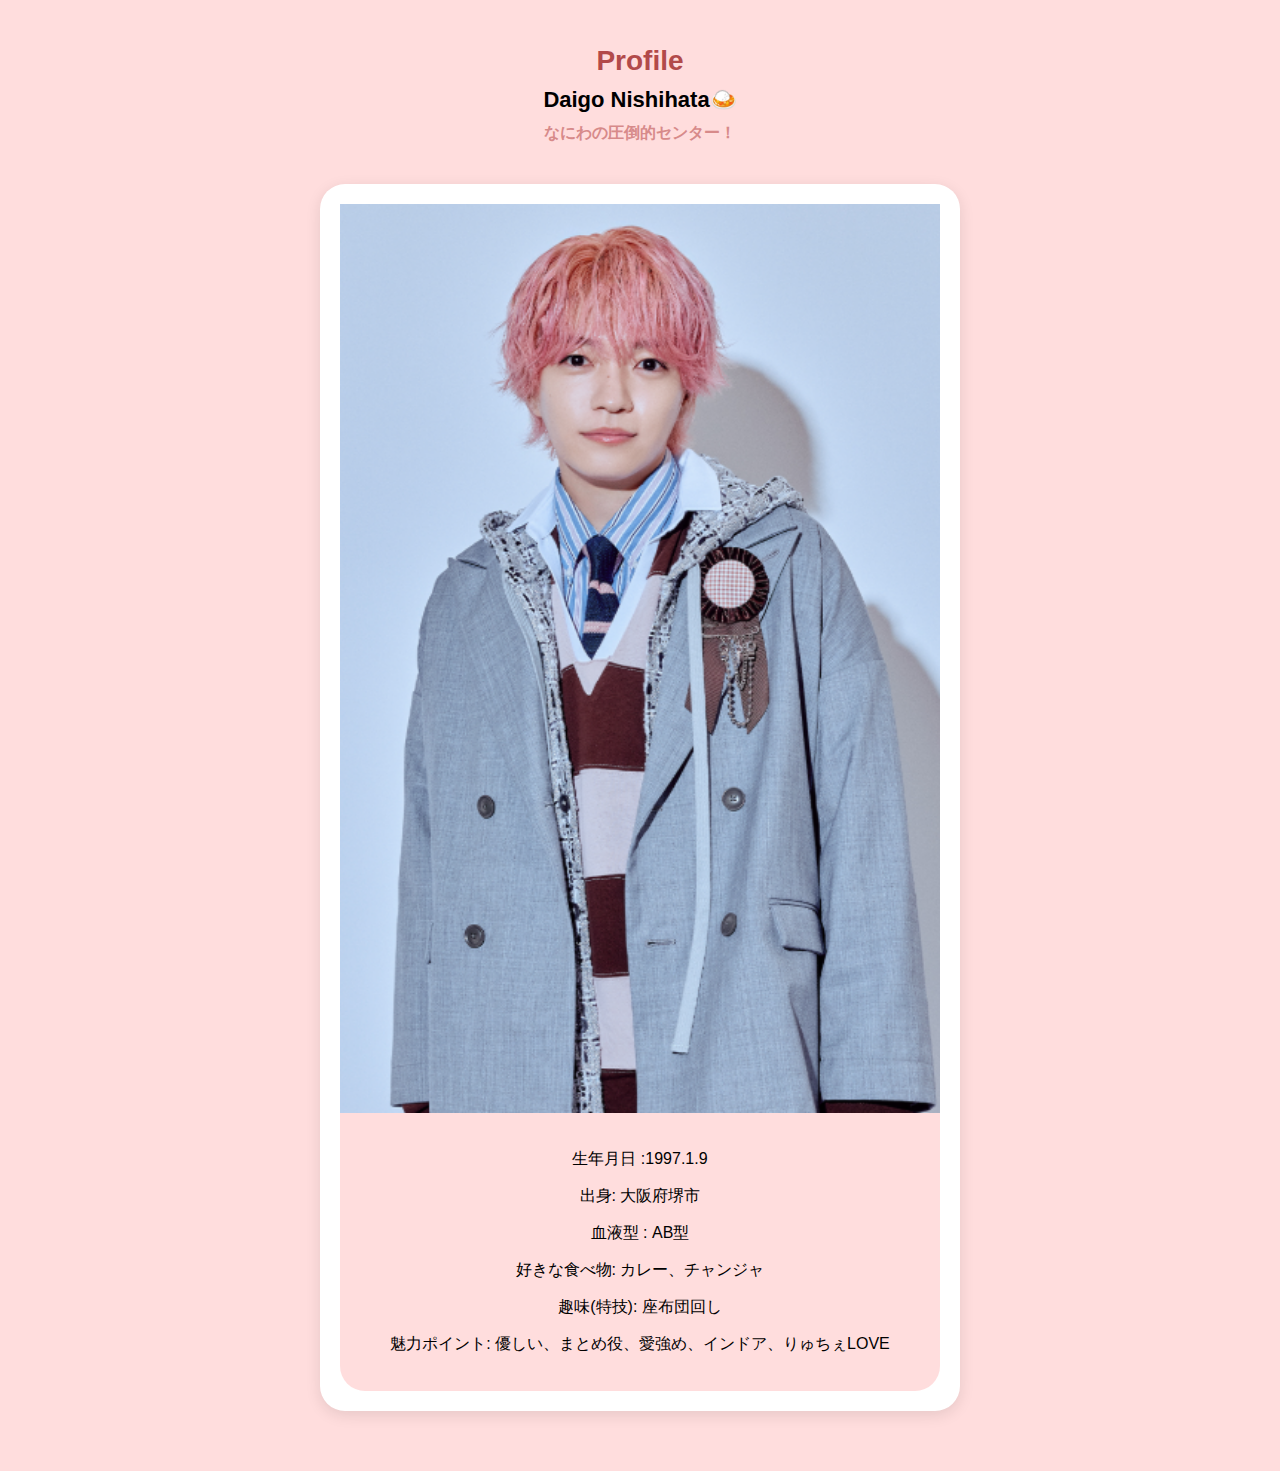
<file: html/daigo.html>
<!DOCTYPE html>
<html lang="ja">
<head>
    <meta charset="UTF-8">
    <meta name="viewport" content="width=device-width, initial-scale=1.0">
    <title>西畑大吾</title>
    <link rel="stylesheet" href="../css/daigo.css">
</head>
<body>
    <h1>Profile</h1>
    <h2>Daigo Nishihata🍛</h2>
    <h3>なにわの圧倒的センター！</h3>
     <div class="card">
        <img src="../image/nishihata.jpg" alt="写真" class="photo">
        <div class="text-area">
            <p>生年月日 :1997.1.9</p>
            <p>出身: 大阪府堺市 </p>
            <p>血液型 : AB型</p>
            <p>好きな食べ物: カレー、チャンジャ</p>
            <p>趣味(特技): 座布団回し </p>
            <p>魅力ポイント: 優しい、まとめ役、愛強め、インドア、りゅちぇLOVE</p>
        </div>
    </div>
</body>
</html>
</file>
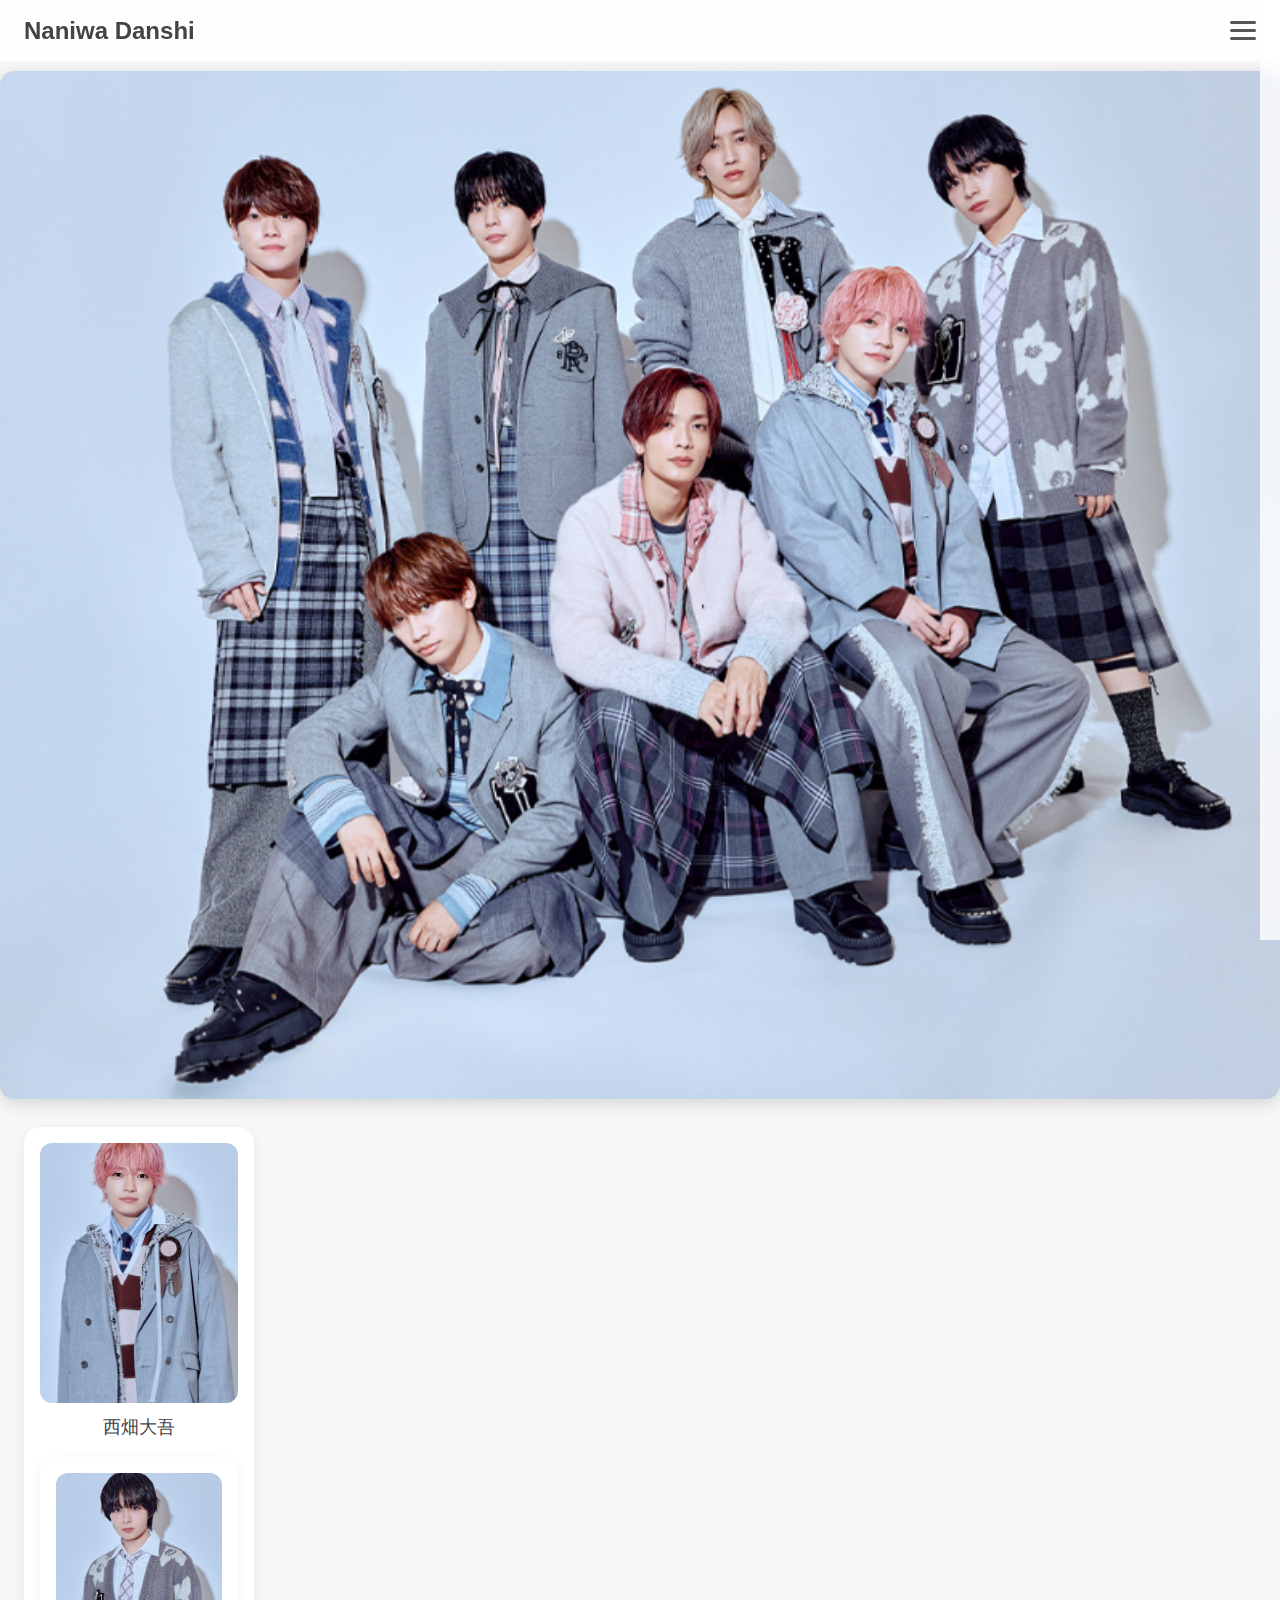
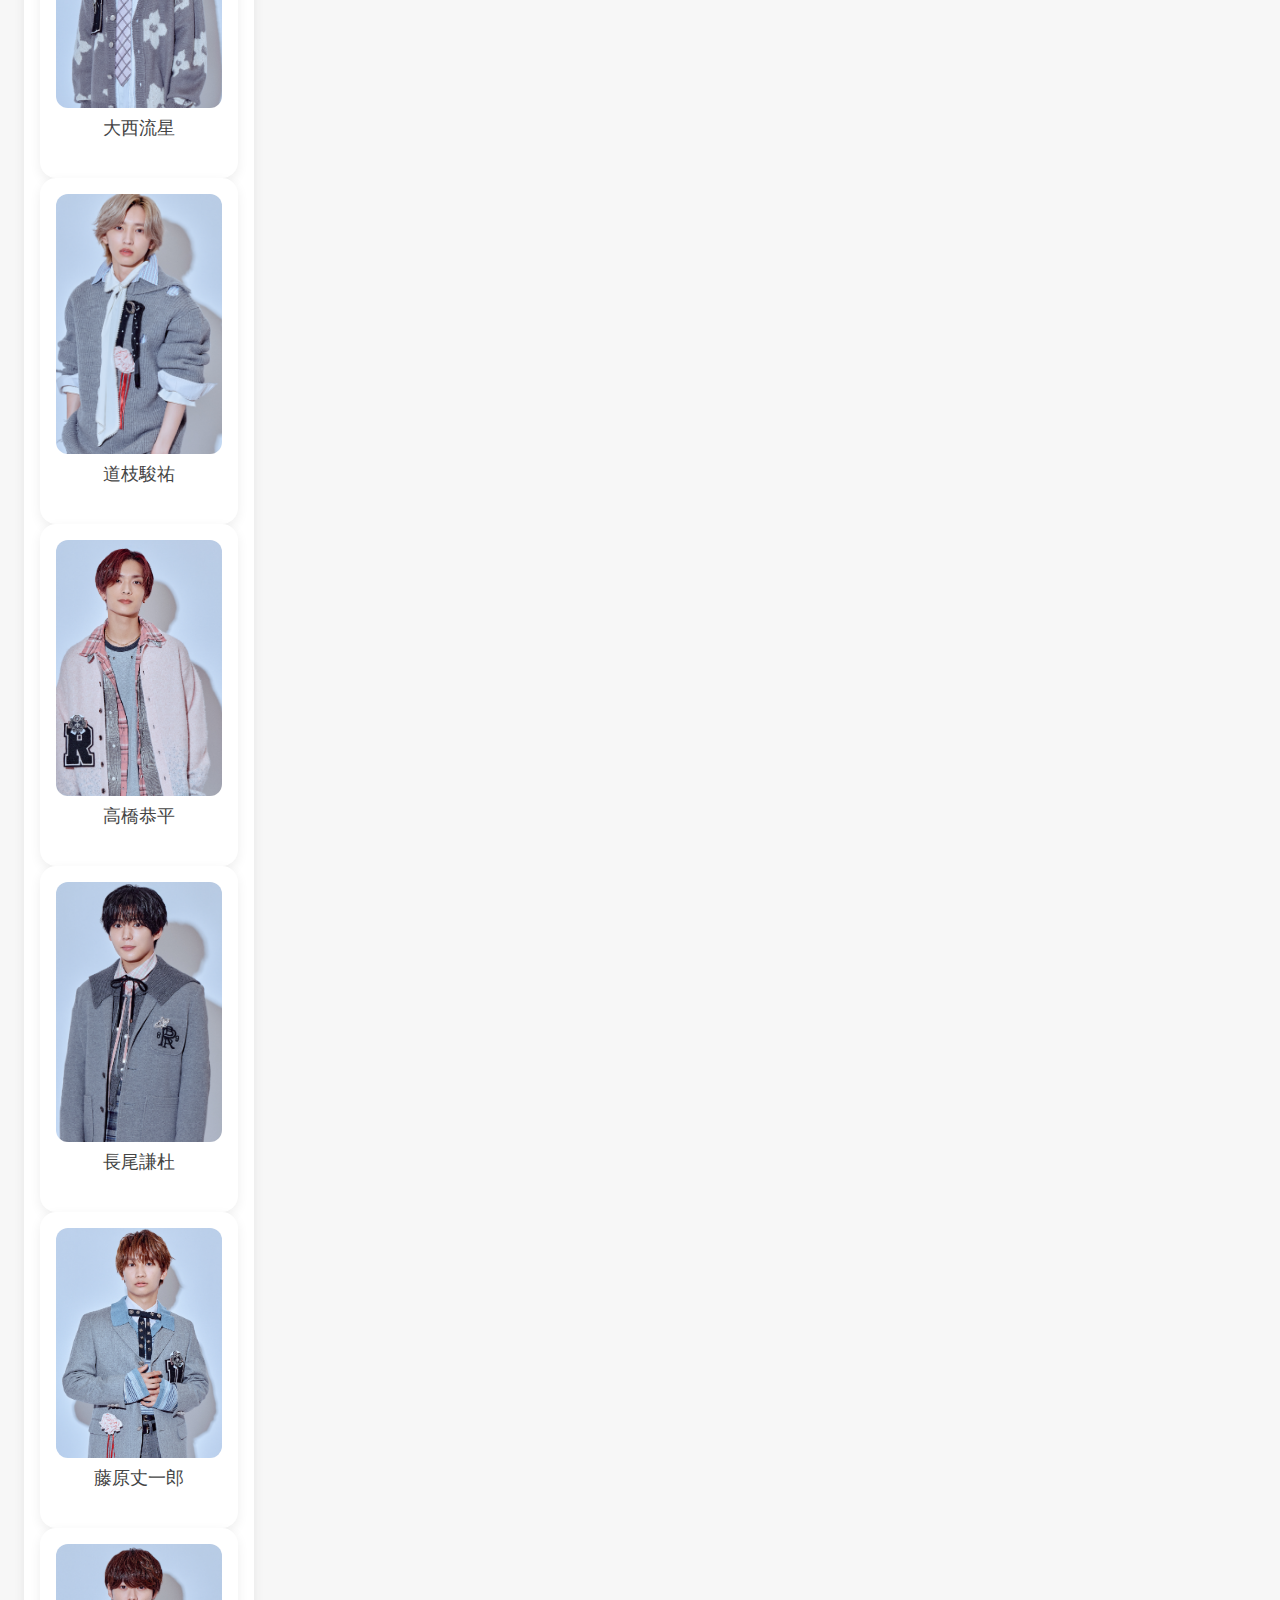
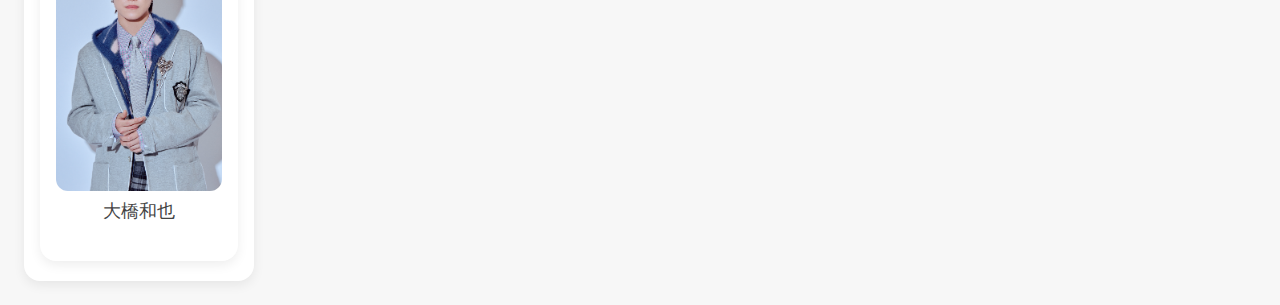
<file: html/home.html>
<!DOCTYPE html>
<html lang="ja">
<head>
    <meta charset="UTF-8">
    <meta name="viewport" content="width=device-width, initial-scale=1.0">
    <title>Naniwa Danshi</title>
    <link rel="stylesheet" href="../css/home.css">
    
</head>
<body>
    <header>
    <h1>Naniwa Danshi</h1>
    <div class="hamburger" id="hamburger">
        <span></span>
        <span></span>
        <span></span>
    </div>
    </header>
  
    <nav class="menu-panel"id="menu-panel">
        <ul>
            <li><a href="https://www.youtube.com/channel/UCDtVdj7sm41Ysg3XSiSUH3w" target="_blank">
                <img src="../image/Youtube.jpeg" alt="Youtube">
                 Youtube
            </a></li>
            <li><a href="https://x.com/728_Storm" target="_blank">
                <img src="../image/X.jpg" alt="X">
                 X
            </a></li>
            <li><a href="https://www.instagram.com/naniwadanshi728official/" target="_blank">
                <img src="../image/instagram.jpg" alt="Instagram">
                Instagram
            </a></li>
            <li><a href="https://www.tiktok.com/@naniwadanshi_storm" target="_blank">
                <img src="../image/TikTok.jpg" alt="TikTok">
                 TikTok
            </a></li>
        </ul>
    </nav>

    <div class="hero">
        <img src="../image/group.jpg" alt="全員画像">
    </div>
    
    <div class="members">
        <div class="member" id="daigo">
            <div class="img-wrap">
            <img src="../image/nishihata.jpg" alt="西畑大吾">
            <p class="name">西畑大吾</p>
        </div>
        <div class="member" id="ryusei">
            <img src="../image/onishi.jpg" alt="大西流星">
            <p class="name">大西流星</p>
        </div>
        <div class="member" id="shunsuke">
            <img src="../image/michieda.jpg" alt="道枝駿祐">
            <p class="name">道枝駿祐</p>
        </div>
        <div class="member" id="kyohei">
            <img src="../image/takahashi.jpg" alt="高橋恭平">
            <p class="name">高橋恭平</p>
        </div>
        <div class="member" id="kento">
            <img src="../image/nagao.jpg" alt="長尾謙杜">
            <p class="name">長尾謙杜</p>
        </div>
        <div class="member" id="joichiro">
            <img src="../image/fujiwara.jpg" alt="藤原丈一郎">
            <p class="name">藤原丈一郎</p>
        </div>
        <div class="member" id="kazuya">
            <img src="../image/ohashi.jpg" alt="大橋和也">
            <p class="name">大橋和也</p>
        </div>
    </div>
<script src="../js/members.js"></script>
</body>
</html>
</file>
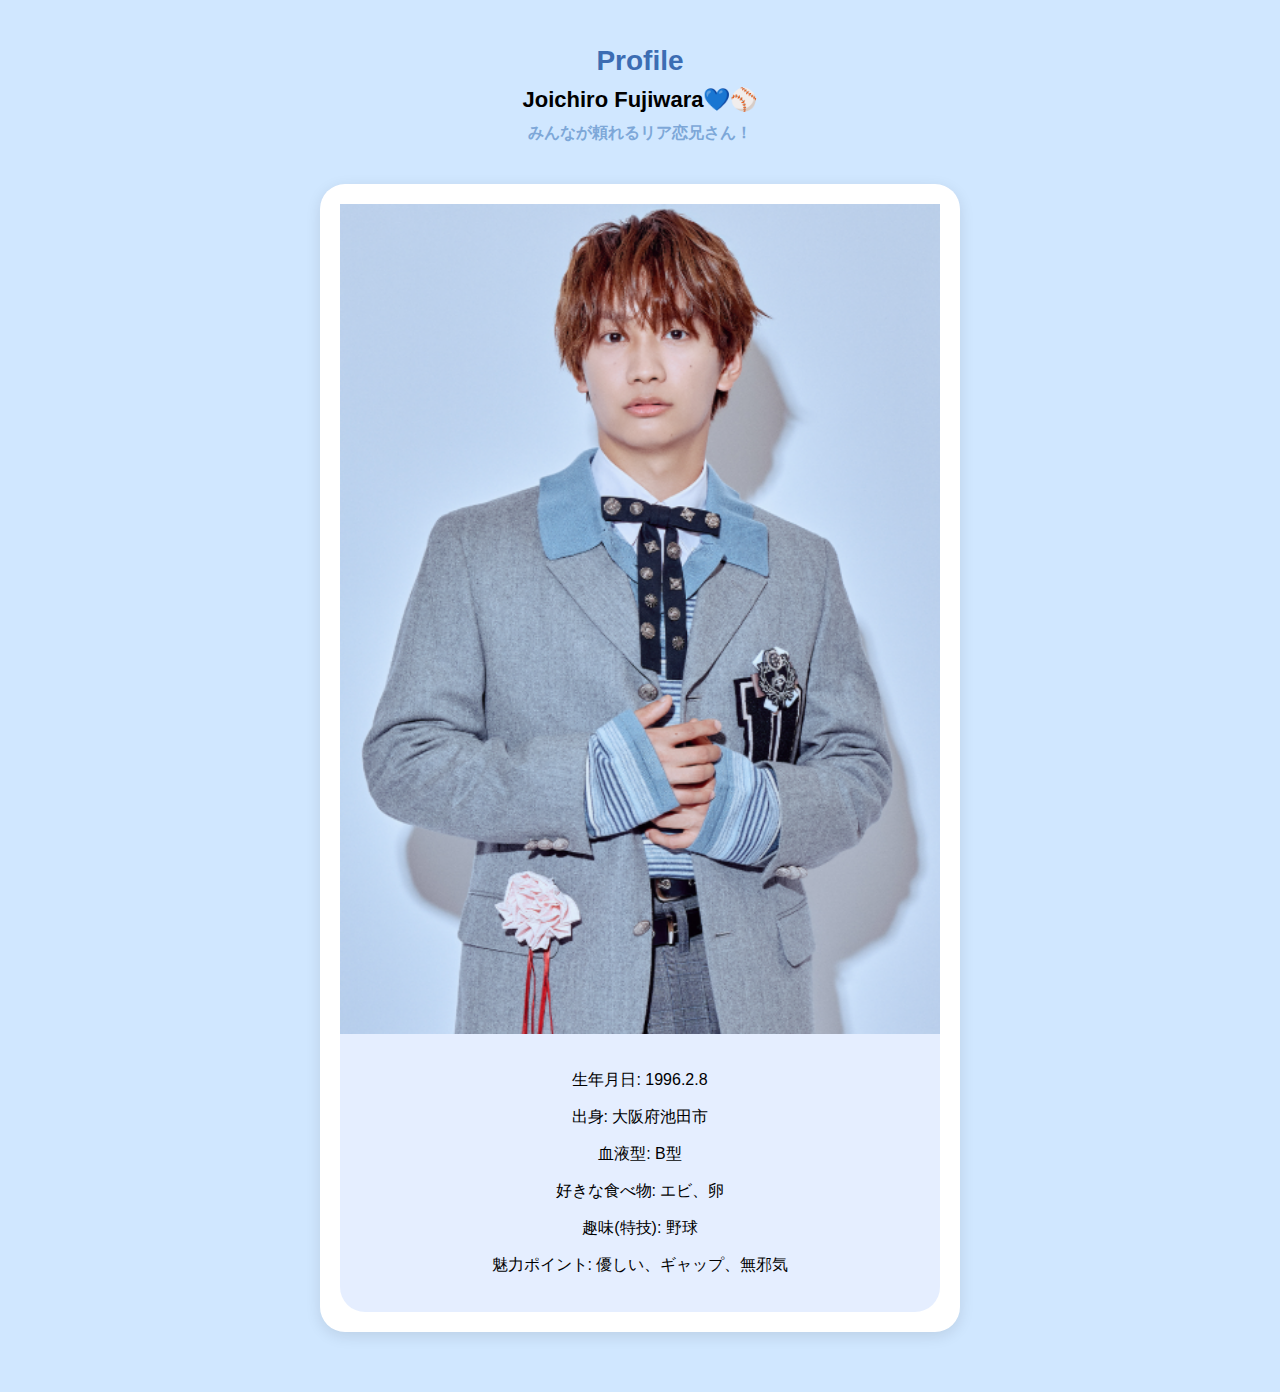
<file: html/joichiro.html>
<!DOCTYPE html>
<html lang="ja">
<head>
    <meta charset="UTF-8">
    <meta name="viewport" content="width=device-width, initial-scale=1.0">
    <title>藤原丈一郎</title>
    <link rel="stylesheet" href="../css/joichiro.css">
</head>
<body>
    <h1>Profile</h1>
    <h2>Joichiro Fujiwara💙⚾</h2>
    <h3>みんなが頼れるリア恋兄さん！</h3>
     <div class="card">
        <img src="../img/fujiwara.jpg" alt="写真" class="photo">
        <div class="text-area">
            <p>生年月日: 1996.2.8</p>
            <p>出身: 大阪府池田市 </p>
            <p>血液型: B型</p>
            <p>好きな食べ物: エビ、卵</p>
            <p>趣味(特技): 野球 </p>
            <p>魅力ポイント: 優しい、ギャップ、無邪気</p>
                </div>
    </div>
</body>
</html>
</file>
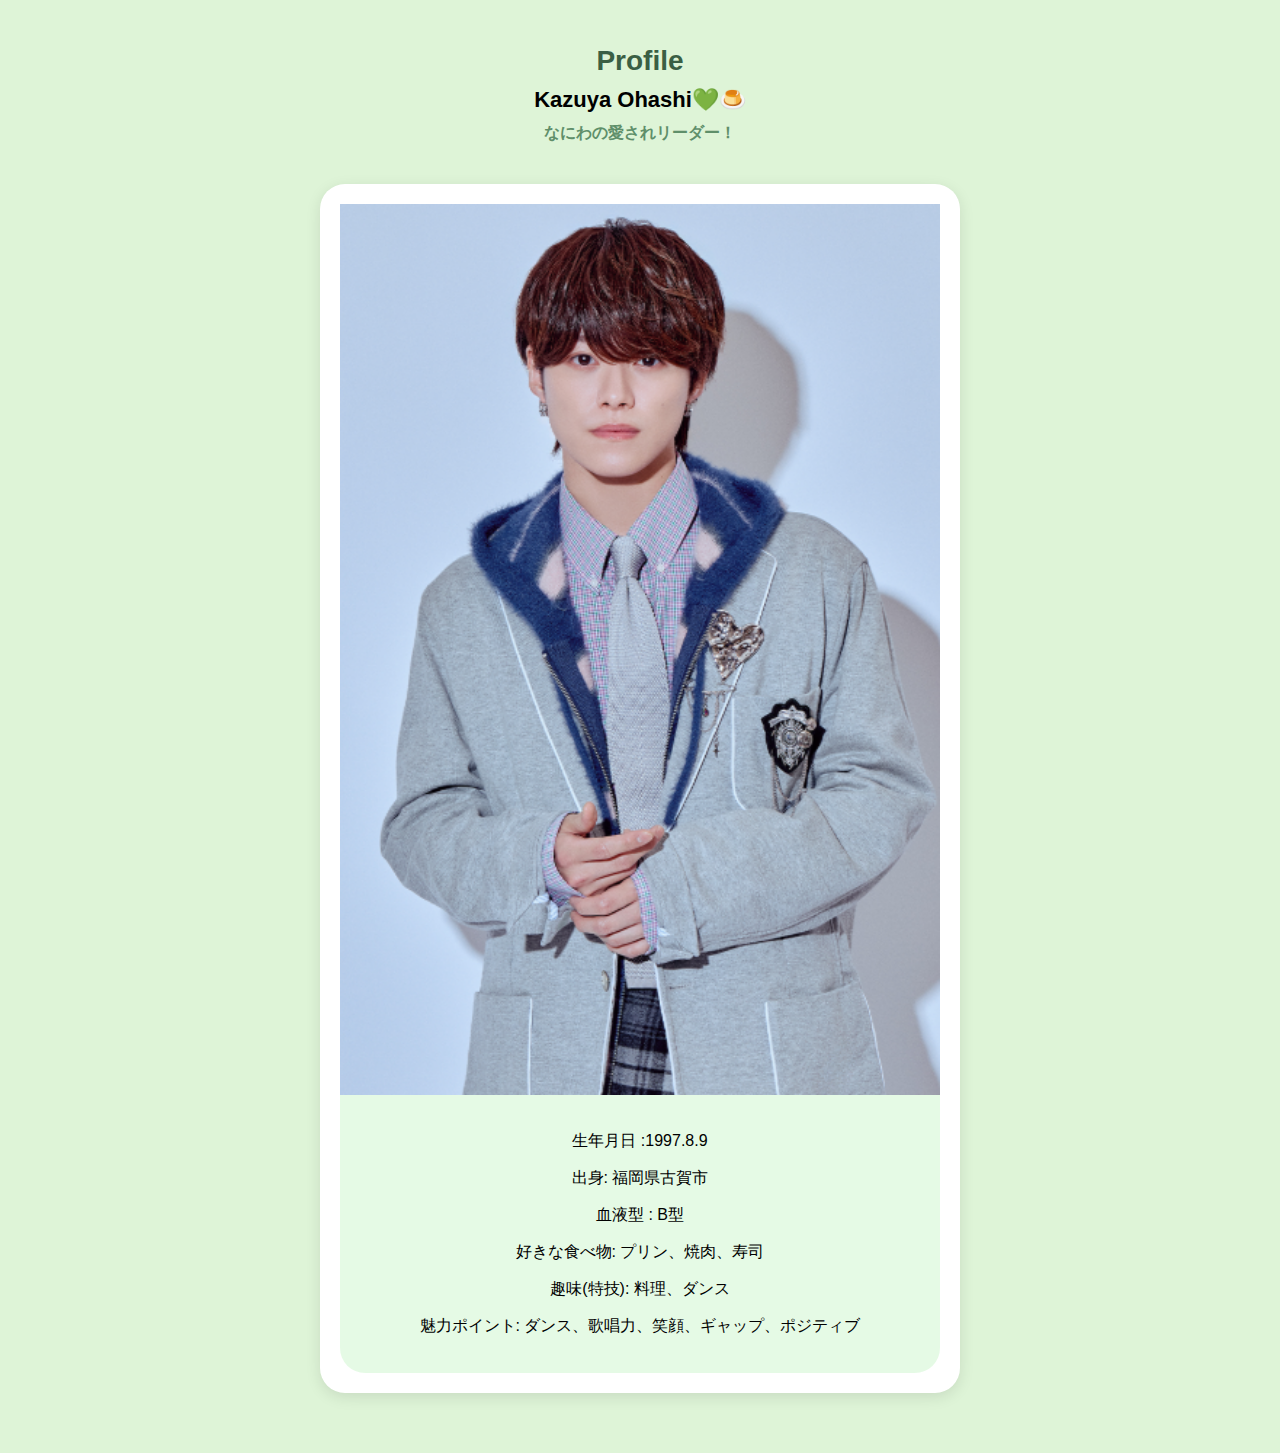
<file: html/kazuya.html>
<!DOCTYPE html>
<html lang="ja">
<head>
    <meta charset="UTF-8">
    <meta name="viewport" content="width=device-width, initial-scale=1.0">
    <title>大橋和也</title>
    <link rel="stylesheet" href="../css/kazuya.css">
</head>
<body>
    <h1>Profile</h1>
    <h2>Kazuya Ohashi💚🍮</h2>
    <h3>なにわの愛されリーダー！</h3>
    <div class="card">
        <img src="../image/ohashi.jpg" alt="写真" class="photo">
        <div class="text-area">
            <p>生年月日 :1997.8.9</p>
            <p>出身: 福岡県古賀市</p>
            <p>血液型 : B型</p>
            <p>好きな食べ物: プリン、焼肉、寿司 </p>
            <p>趣味(特技): 料理、ダンス</p>
            <p>魅力ポイント: ダンス、歌唱力、笑顔、ギャップ、ポジティブ</p>
                </div>
    </div>
</body>
</html>
</file>
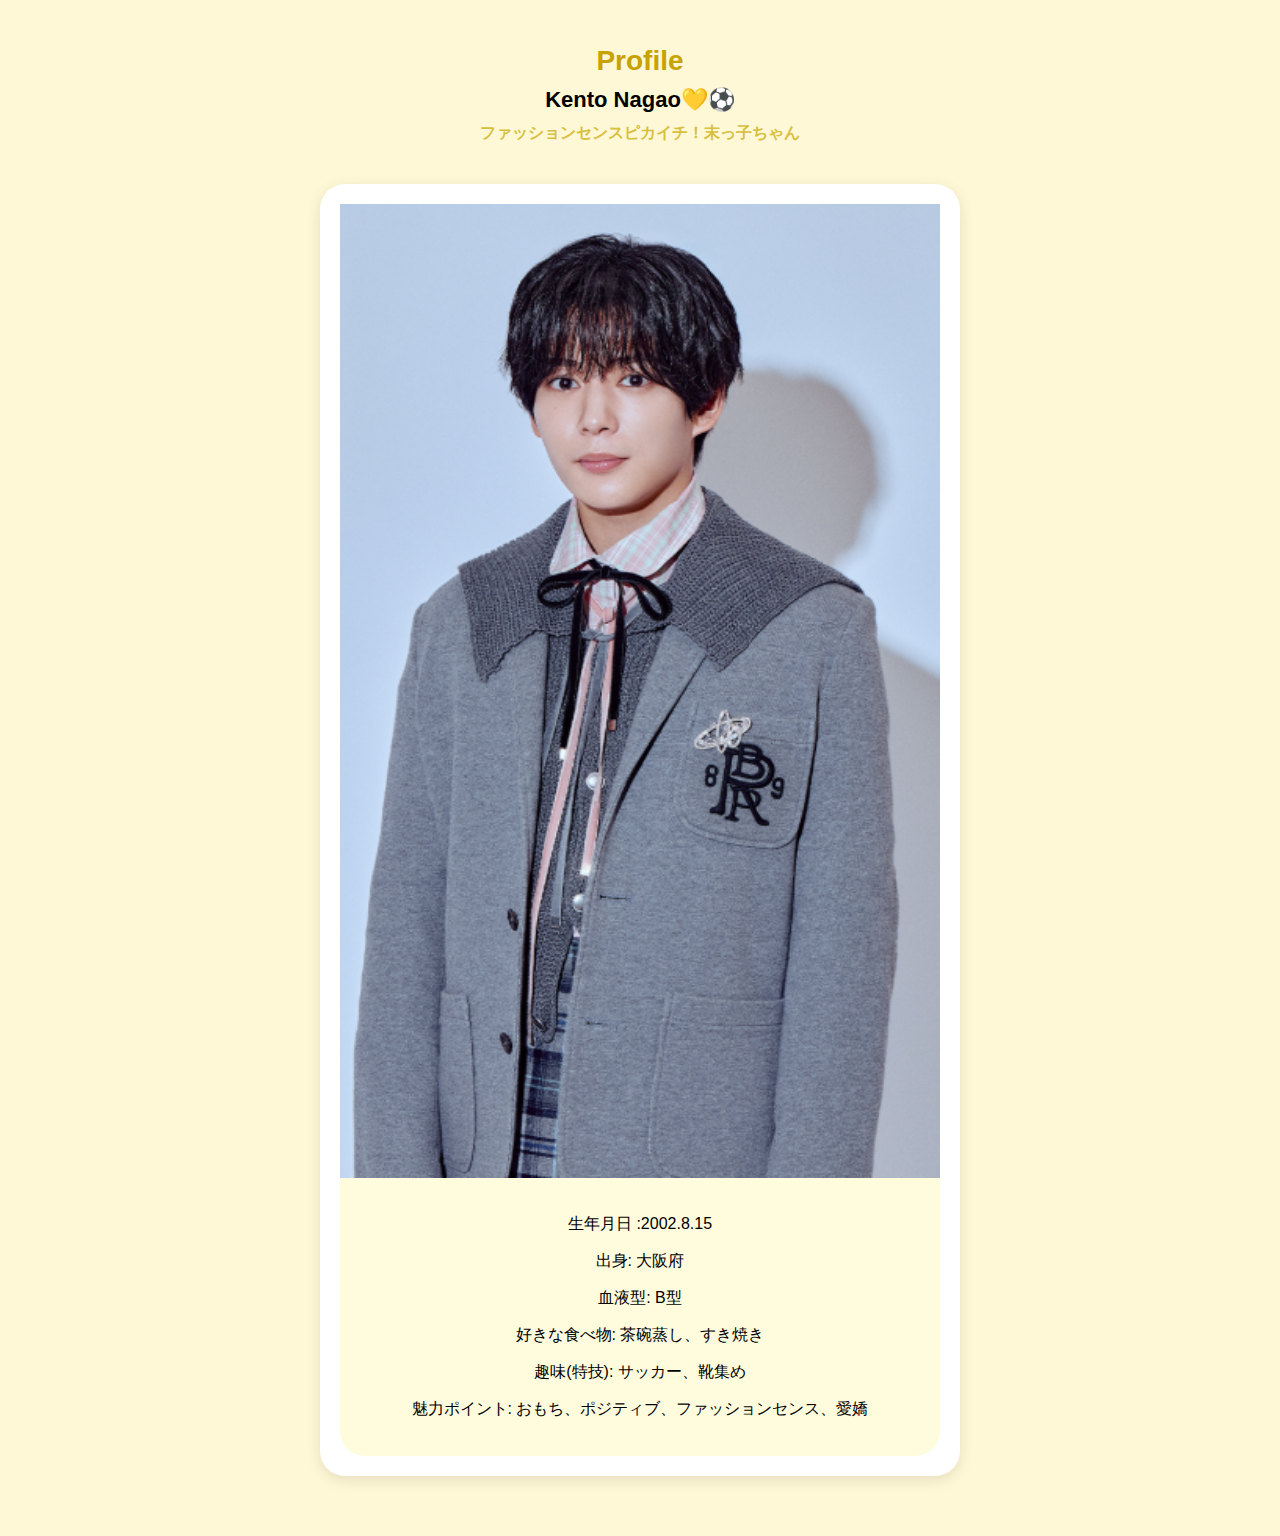
<file: html/kento.html>
<!DOCTYPE html>
<html lang="ja">
<head>
    <meta charset="UTF-8">
    <meta name="viewport" content="width=device-width, initial-scale=1.0">
    <title>長尾謙杜</title>
    <link rel="stylesheet" href="../css/kento.css">
</head>
<body>
    <h1>Profile</h1>
    <h2>Kento Nagao💛⚽</h2>
    <h3>ファッションセンスピカイチ！末っ子ちゃん</h3>
     <div class="card">
        <img src="../img/nagao.jpg" alt="写真" class="photo">
        <div class="text-area">
            <p>生年月日 :2002.8.15</p>
            <p>出身: 大阪府 </p>
            <p>血液型: B型</p>
            <p>好きな食べ物: 茶碗蒸し、すき焼き</p>
            <p>趣味(特技): サッカー、靴集め </p>
            <p>魅力ポイント: おもち、ポジティブ、ファッションセンス、愛嬌</p>
                </div>
    </div>
</body>
</html>
</file>
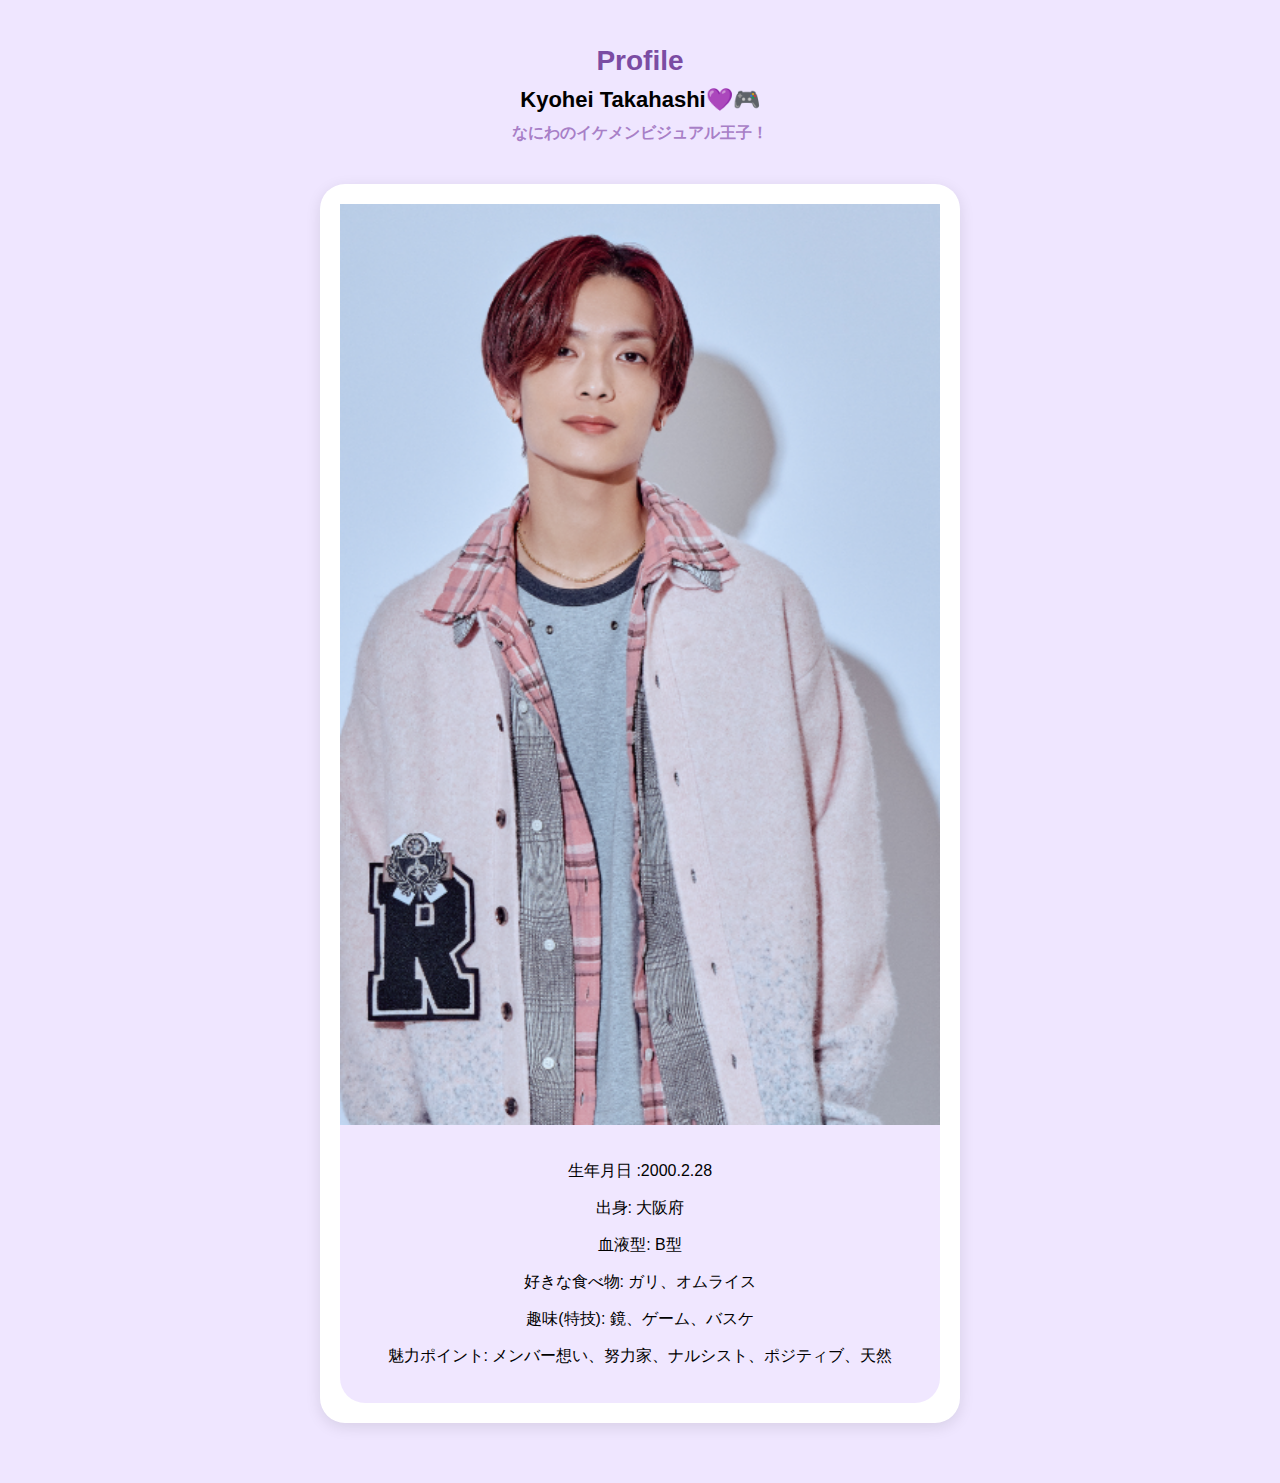
<file: html/kyohei.html>
<!DOCTYPE html>
<html lang="ja">
<head>
    <meta charset="UTF-8">
    <meta name="viewport" content="width=device-width, initial-scale=1.0">
    <title>高橋恭平</title>
    <link rel="stylesheet" href="../css/kyohei.css">
</head>
<body>
    <h1>Profile</h1>
    <h2>Kyohei Takahashi💜🎮</h2>
    <h3>なにわのイケメンビジュアル王子！</h3>
     <div class="card">
        <img src="../image/takahashi.jpg" alt="写真" class="photo">
        <div class="text-area">
            <p>生年月日 :2000.2.28</p>
            <p>出身: 大阪府</p>
            <p>血液型: B型</p>
            <p>好きな食べ物: ガリ、オムライス </p>
            <p>趣味(特技): 鏡、ゲーム、バスケ</p>
            <p>魅力ポイント: メンバー想い、努力家、ナルシスト、ポジティブ、天然</p>
        </div>
    </div>
</body>
</html>
</file>
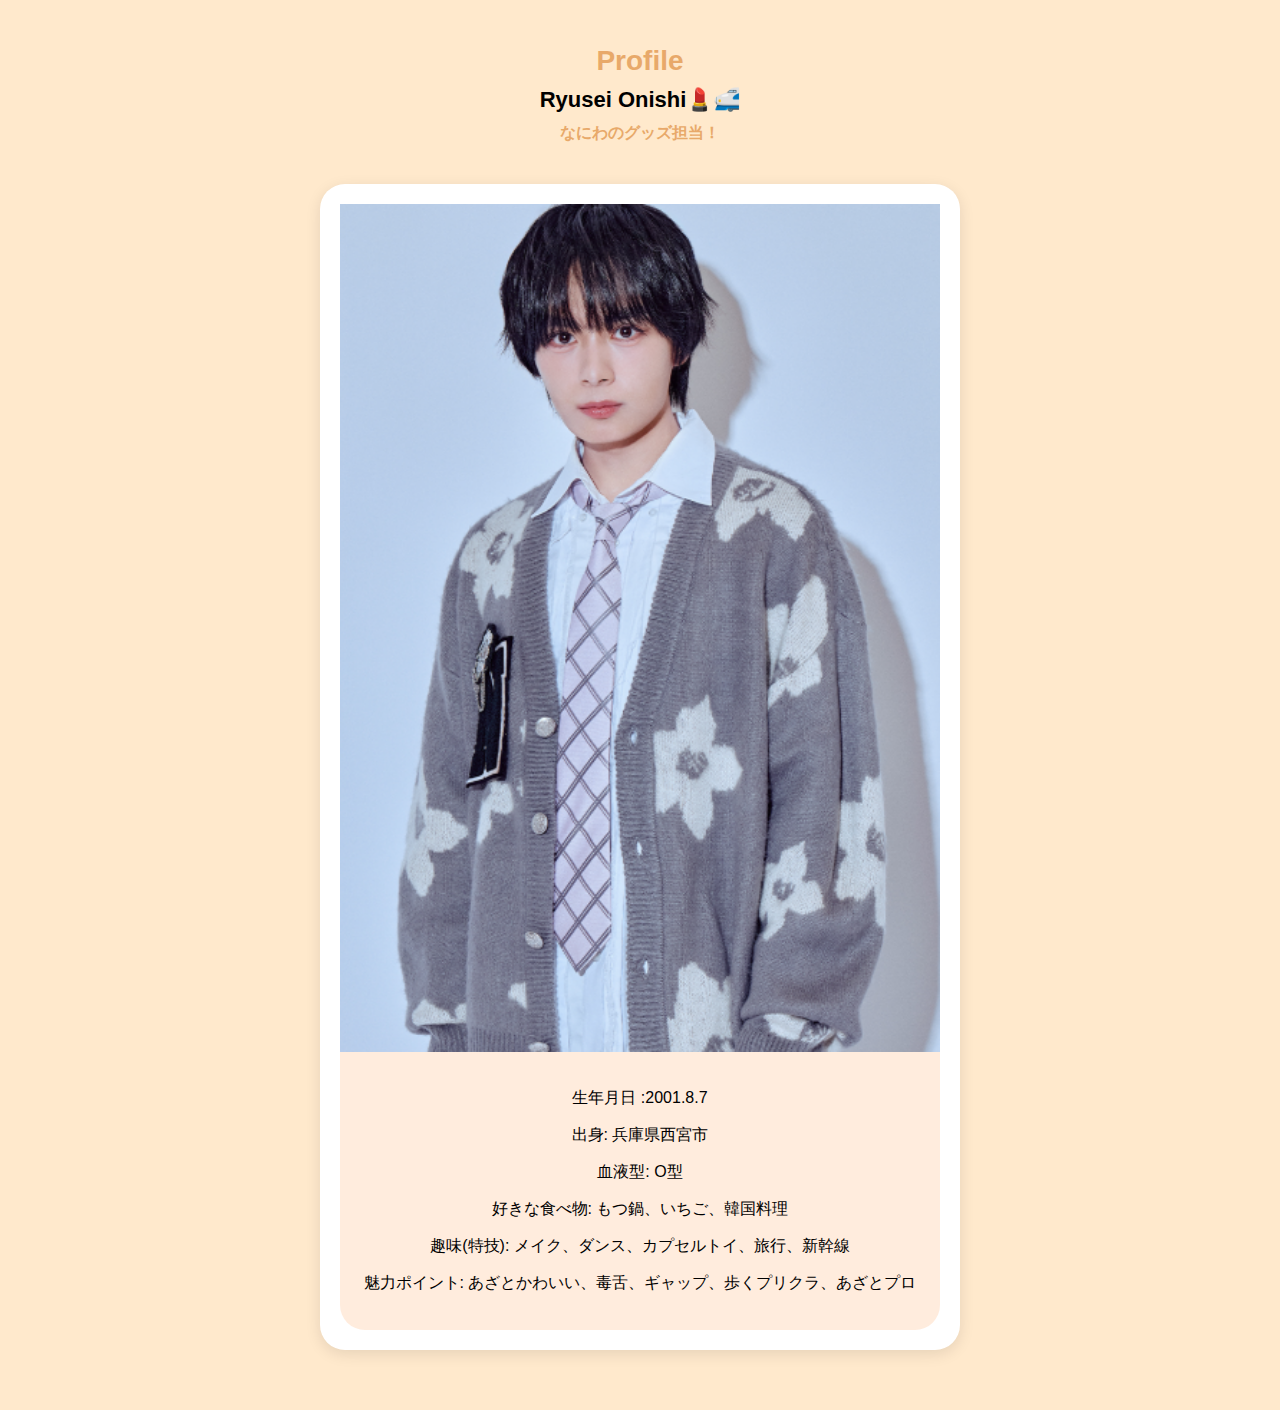
<file: html/ryusei.html>
<!DOCTYPE html>
<html lang="ja">
<head>
    <meta charset="UTF-8">
    <meta name="viewport" content="width=device-width, initial-scale=1.0">
    <title>大西流星</title>
    <link rel="stylesheet" href="../css/ryusei.css">
</head>
<body>
    <h1>Profile</h1>
    <h2>Ryusei Onishi💄🚅</h2>
    <h3>なにわのグッズ担当！</h3>
     <div class="card">
        <img src="../img/onishi.jpg" alt="写真" class="photo">
        <div class="text-area">
            <p>生年月日 :2001.8.7</p>
            <p>出身: 兵庫県西宮市 </p>
            <p>血液型: O型</p>
            <p>好きな食べ物: もつ鍋、いちご、韓国料理</p>
            <p>趣味(特技): メイク、ダンス、カプセルトイ、旅行、新幹線</p>
            <p>魅力ポイント: あざとかわいい、毒舌、ギャップ、歩くプリクラ、あざとプロ</p>
        </div>
    </div>
</body>
</html>
</file>
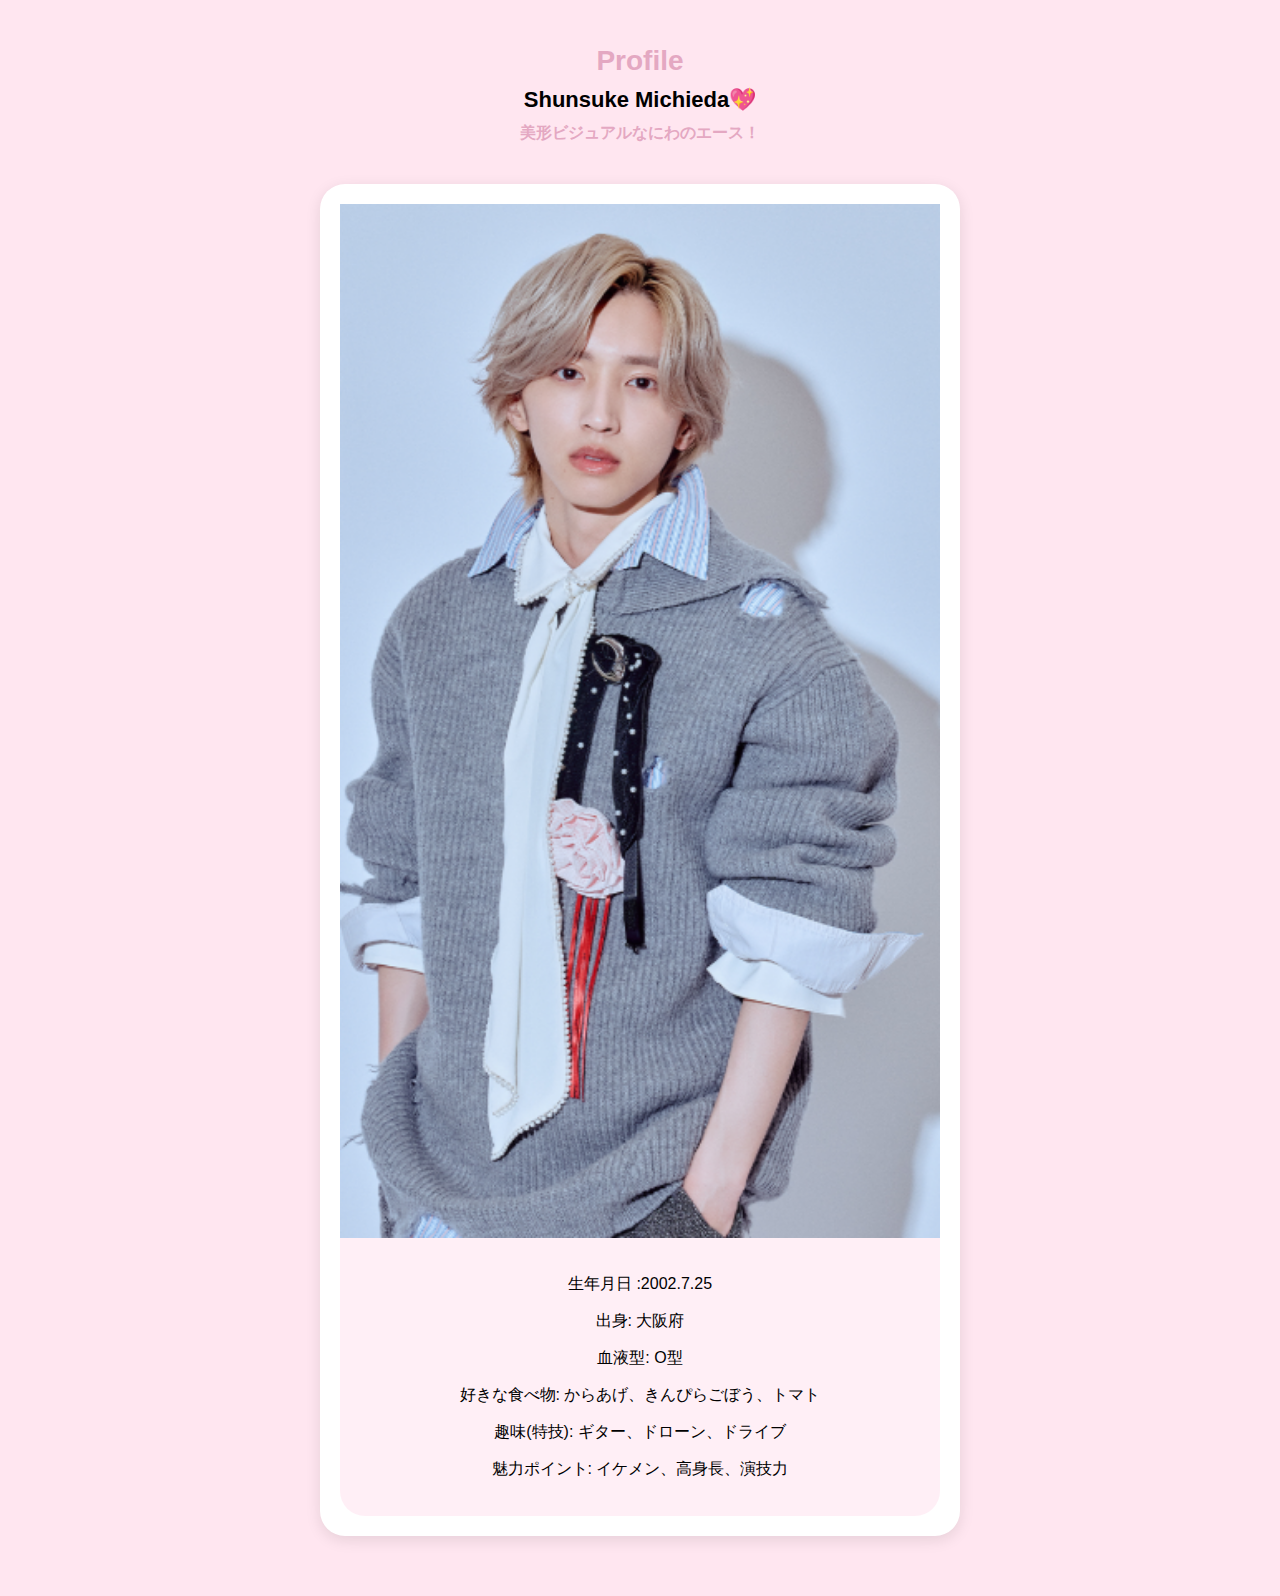
<file: html/shunsuke.html>
<!DOCTYPE html>
<html lang="ja">
<head>
    <meta charset="UTF-8">
    <meta name="viewport" content="width=device-width, initial-scale=1.0">
    <title>道枝駿祐</title>
    <link rel="stylesheet" href="../css/shunsuke.css">
    </head>
    <body> 
         <h1>Profile</h1>
         <h2>Shunsuke Michieda💖</h2>
        <h3>美形ビジュアルなにわのエース！</h3>

     <div class="card">
        <img src="../image/michieda.jpg" alt="写真" class="photo">
        <div class="text-area">
            <p>生年月日 :2002.7.25</p>
            <p>出身: 大阪府 </p>
            <p>血液型: O型</p>
            <p>好きな食べ物: からあげ、きんぴらごぼう、トマト </p>
            <p>趣味(特技): ギター、ドローン、ドライブ</p>
            <p>魅力ポイント: イケメン、高身長、演技力</p>
        </div>
    </div>
<body>
</html>
</file>
<file: css/daigo.css>
@charset "UTF-8";
body {
    background-color: #ffdddd;
    margin:0;
    padding: 20px;
    font-family: "Hiragino kaku Gothic ProN",sans-serif;
    text-align: center;
}

h1,h2,h3 {
    text-align:center;
    margin: 10px 0;
}
/*見出し*/
h1 {
    color:#b24a4a;
    margin-top: 25px;
    font-size: 28px;
}

h2 {
    font-size: 22px;
    font-weight: bold;
}

h3 {
    font-size: 16px;
    color:#d78a8a;
}

.card .photo {
    width: 100%;
    display:block;
}

.card {
    background: white;
    width: 85%;
    max-width: 600px;
    margin: 40px auto;
    border-radius: 25px;
    padding: 20px;
    box-shadow: 0 4px 15px rgba(0,0,0,0.1);
    overflow: hidden;
}

.text-area {
    padding: 20px;
    background-color: rgba(255,120,120,0.25);
    border-bottom-left-radius: 25px;
    border-bottom-right-radius: 25px;
}

@media (max-width: 480px) {
    h1 {font-size: 24px; }
    h2 {font-size: 20px; }
    h3 {font-size: 15px; }
    
    .card {
        width: 92%;
        margin: 25px auto;
        padding: 16px;
    }

    .text-area {
        padding: 16px;
    }
}
</file>
<file: css/home.css>
@charset "UTF-8";

body {
    margin:0;
    background: #f7f7f7;
    font-family: "Helvetica","Arial",sans-serif;
    margin: 0;
    color: #333;
}

header {
    display:flex;
    justify-content: space-between;
    align-items: center;
    padding: 16px 24px;
    background: rgba(255,255,255,0.8);
    backdrop-filter: blur(6px);
    position: sticky;
    top: 0;
    z-index: 10001;
}

header h1{
    font-size: 24px;
    margin: 0;
    font-weight: 600;
    color: #444;
}

.hamburger {
    width: 26px;
    cursor: pointer;
    position: relative;
    z-index: 10000;
}

.hamburger span{
    display: block;
    height: 3px;
    border-radius: 3px;
    background: #555;
    margin: 5px 0;
    transition: 0.3s;
}

.hamburger.active span:nth-child(1) {
    transform: translateY(8px) rotate(45deg);
}

.hamburger.active span:nth-child(3) {
    transform: translateY(-8px) rotate(-45deg);
}

.hamburger.active span:nth-child(2) {
    opacity: 0;
}
.hero img {
    width: 100%;
    border-radius: 14px;
    margin-top: 10px;
    box-shadow: 0 4px 18px rgba(0,0,0,0.15);
}

.members {
    display: grid;
    grid-template-columns: repeat(7,1fr);
    gap: 20px;
    padding: 24px;
    justify-items: start;
    align-items: start;
}

.member {
    display: flex;
    flex-direction: column;
    height: auto;
    background: #fff;
    border-radius: 16px;
    padding: 16px 16px 20px;
    box-shadow: 0 4px 12px rgba(0,0,0,0.07);
    text-align: center;
    transition: 0.25s;
    justify-content: flex-start;
}

.member:hover {
    transform: translateY(-4px);
    box-shadow: 0 6px 18px rgba(0,0,0,0.12);
}

.member img {
    width: 100%;
    max-height: 260px;
    object-fit:cover;
    border-radius: 12px;
}

.member .name {
    font-size:18px;
    margin-top: 8px;
    font-weight: 500;
    color: #444;
}

.menu-panel {
    position: fixed;
    top: 0;
    right: -260px;
    width: 240px;
    height: 100vh;
    background: #ffffffcc;
    backdrop-filter: blur(6px);
    padding: 20px;
    transition: right 0.3s ease;
    z-index: 999;
}

.menu-panel.active {
    right: 0;
}

.menu-panel ul {
    list-style: none;
    padding: 0;
    margin-top: 40px;
}

.menu-panel li {
    margin-bottom: 18px;
}

.menu-panel a {
    display: flex;
    align-items: center;
    gap: 10px;
    padding: 10px 12px;
    border-radius: 12px;
    text-decoration: none;
    color: #333;
    font-size: 16px;
}

.menu-panel a:hover {
    background: #f3f3f3;
}

.menu-panel img{
    width: 26px;
    height: 26px;
    border-radius: 6px;
    object-fit: cover;
}

@media (max-width:1280px) {
    .members {
        grid-template-columns: repeat(5,1fr);
    }
} 

@media (max-width:1024px) {
    .members {
        grid-template-columns: repeat(4,1fr);
    }
}

@media (max-width:768px) {
    .members {
        grid-template-columns: repeat(2,1fr);
        gap: 16px;
        padding: 16px;
    }

    .member img {
        max-height: 220px;
    }

    header h1 {
        font-size: 20px;
    }
}

@media (max-width:480px) {
    .members {
        grid-template-columns: repeat(2,1fr);
        gap : 12px;
    }

    .member {
        padding: 12px;
    }

    .name {
        font-size: 15px;
    }
}
</file>
<file: css/joichiro.css>
@charset "UTF-8";
body {
    background-color:#d0e7ff;
    margin:0;
    padding: 20px;
    font-family: "Hiragino kaku Gothic ProN",sans-serif;
    text-align: center;
}

h1,h2,h3 {
    text-align:center;
    margin: 10px 0;
}
/*見出し*/
h1 {
    color:#3c6db3;
    margin-top: 25px;
    font-size: 28px;
}

h2 {
    font-size: 22px;
    font-weight: bold;
}

h3 {
    font-size: 16px;
    color:#7da7d8;
}

.card .photo {
    width: 100%;
    height: auto;
    display: block;
}

.card {
    background:white;
    width: 85%;
    max-width: 600px;
    margin: 40px auto;
    border-radius: 25px;
    padding: 20px;
    box-shadow: 0 4px 15px rgba(0,0,0,0.1);
    overflow: hidden;
}

.text-area {
    padding: 20px;
    background-color: rgba(170,200,255,0.3);
    border-bottom-left-radius: 25px;
    border-bottom-right-radius: 25px;
}

@media (max-width: 480px) {
    body {
        paddig: 10px;
    }
    h1,h2,h3 {
        margin: 8px 0;
    }
    h1 {font-size: 24px; }
    h2 {font-size: 20px; }
    h3 {font-size: 15px; }
    
    .card {
        width: 92%;
        margin: 25px auto;
        padding: 16px;
    }

    .text-area {
        padding: 16px;
    }
}
</file>
<file: css/kazuya.css>
@charset "UTF-8";
body {
    margin:0;
    padding:20px;
    background-color:#def4d7;
    font-family: "Hiragino kaku Gothic ProN",sans-serif;
    text-align: center;
}


h1,h2,h3 {
    text-align: center;
    margin: 10px 0;
}
/*見出し*/
h1 {
    color: #3a5f44;
    margin-top: 25px;
    font-size: 28px;
}

h2 {
    font-size: 22px;
    font-weight: bold;
}

h3 {
    font-size: 16px;
    color:#5f8f6a;
}

.card .photo {
    width: 100%;
    height: auto;
    display:block;
}

.card {
    background: white;
    width: 85%;
    max-width: 600px;
    margin: 40px auto;
    border-radius: 25px;
    padding: 20px;
    box-shadow: 0 4px 15px rgba(0,0,0,0.1);
    overflow: hidden;
}

.text-area {
    padding: 20px;
    background-color: rgba(180,240,180,0.35);
    border-bottom-left-radius: 25px;
    border-bottom-right-radius: 25px;
}

@media (max-width: 480px) {
    body {
        padding: 10px;
    }
    h1,h2,h3 {
        margin: 8px 0;
    h1 {font-size: 24px; }
    h2 {font-size: 20px; }
    h3 {font-size: 15px; }
    
    .card {
        width: 92%;
        margin: 25px auto;
        padding: 16px;
    }

    .text-area {
        padding: 16px;
    }
}
</file>
<file: css/kento.css>
@charset "UTF-8";
body {
    margin:0;
    padding:20px;
    background-color:#fff8d6;
    font-family: "HIragino kaku Gothic ProN",sans-serif;
    text-align: center;
}

h1,h2,h3 {
    text-align: center;
    margin: 10px 0;
}

/*見出し*/
h1 {
    color:#c8a200;
    margin-top: 25px;
    font-size: 28px;
}

h2 {
    font-size: 22px;
    font-weight: bold;
}

h3 {
    font-size: 16px;
    color:#d8bf40;
}

.card .photo {
    width: 100%;
    display:block;
}

.card {
    background:white;
    width: 85%;
    max-width: 600px;
    margin: 40px auto;
    border-radius: 25px;
    padding: 20px;
    box-shadow: 0 4px 15px rgba(0,0,0,0.1);
    overflow: hidden;
}

.text-area {
    padding: 20px;
    background-color: rgba(255,245,160,0.35);
    border-bottom-left-radius: 25px;
    border-bottom-right-radius: 25px;

}

@media (max-width: 480px) {
    h1 {font-size: 24px; }
    h2 {font-size: 20px; }
    h3 {font-size: 15px; }
    
    .card {
        width: 92%;
        margin: 25px auto;
        padding: 16px;
    }

    .text-area {
        padding: 16px;
    }
}
</file>
<file: css/kyohei.css>
@charset "UTF-8";
body {
    margin: 0;
    padding: 20px;
    background-color:#efe6ff;
    font-family: "Hiragino kaku Gothic ProN",sans-serif;
    text-align: center;
}

h1,h2,h3 {
    text-align: center;
    margin: 10px 0;
}

/*見出し*/
h1 {
    color:#7b4ca3;
    margin-top: 25px;
    font-size: 28px;
}

h2 {
    font-size: 22px;
    font-weight: bold;
}

h3 {
    font-size: 16px;
    color:#a87fc7;
}

.card .photo {
    width: 100%;
    display:block;
}

.card {
    background:white;
    width: 85%;
    max-width: 600px;
    margin: 40px auto;
    border-radius: 25px;
    padding: 20px;
    box-shadow: 0 4px 15px rgba(0,0,0,0.1);
    overflow: hidden;
}

.text-area {
    padding: 20px;
    background-color: rgba(200,170,255,0.28);
    border-bottom-left-radius: 25px;
    border-bottom-right-radius: 25px;
}

@media (max-width: 480px) {
    h1 {font-size: 24px; }
    h2 {font-size: 20px; }
    h3 {font-size: 15px; }
    
    .card {
        width: 92%;
        margin: 25px auto;
        padding: 16px;
    }

    .text-area {
        padding: 16px;
    }
}
</file>
<file: css/ryusei.css>
@charset "UTF-8";
body {
    background-color: #ffe9cc;
    margin:0;
    padding: 20px;
    font-family: "Hiragino kaku Gothic ProN",sans-serif;
    text-align: center;
}

h1,h2,h3 {
    text-align: center;
    margin: 10px 0;
}
/*見出し*/
h1 {
    color:#e8a96a;
    margin-top: 25px;
    font-size: 28px;
}

h2 {
    font-size: 22px;
    font-weight: bold;
}

h3 {
    font-size: 16px;
    color:#e8a96a;
}

.card .photo {
    width: 100%;
    display: block;
}

.card {
    background:white;
    width: 85%;
    max-width: 600px;
    margin: 40px auto;
    border-radius: 25px;
    padding: 20px;
    box-shadow: 0 4px 15px rgba(0,0,0,0.1);
    overflow: hidden;
}

.text-area {
    padding: 20px;
    background-color:rgba(255,180,120,0.25);
    border-bottom-left-radius: 25px;
    border-bottom-right-radius: 25px;
}

@media (max-width: 480px) {
    h1 {font-size: 24px; }
    h2 {font-size: 20px; }
    h3 {font-size: 15px; }
    
    .card {
        width: 92%;
        margin: 25px auto;
        padding: 16px;
    }

    .text-area {
        padding: 16px;
    }
}
</file>
<file: css/shunsuke.css>
@charset "UTF-8";
body {
    background-color: #ffe6f0;
    margin:0;
    padding: 20px;
    font-family: "Hiragino kaku Gothic ProN",sans-serif;
    text-align: center;
}

h1,h2,h3 {
    text-align: center;
    margin: 10px 0;
}

h1 {
    color:#e4a8c2;
    margin-top: 25px;
    font-size: 28px;
}

h2 {
    font-size: 22px;
    font-weight: bold;
}

h3 {
    font-size: 16px;
    color:#e4a8c2;
}

.card .photo {
    width: 100%;
    display: block;
}

.card {
    background:white;
    width: 85%;
    max-width: 600px;
    margin: 40px auto;
    border-radius: 25px;
    padding: 20px;
    box-shadow: 0 4px 15px rgba(0,0,0,0.1);
    overflow: hidden;
}

.text-area {
    padding: 20px;
    background-color: rgba(255,210,230,0.35);
    border-bottom-left-radius: 25px;
    border-bottom-right-radius: 25px;
}

@media (max-width: 480px) {
    h1 {font-size: 24px; }
    h2 {font-size: 20px; }
    h3 {font-size: 15px; }
    
    .card {
        width: 92%;
        margin: 25px auto;
        padding: 16px;
    }

    .text-area {
        padding: 16px;
    }
}
</file>
